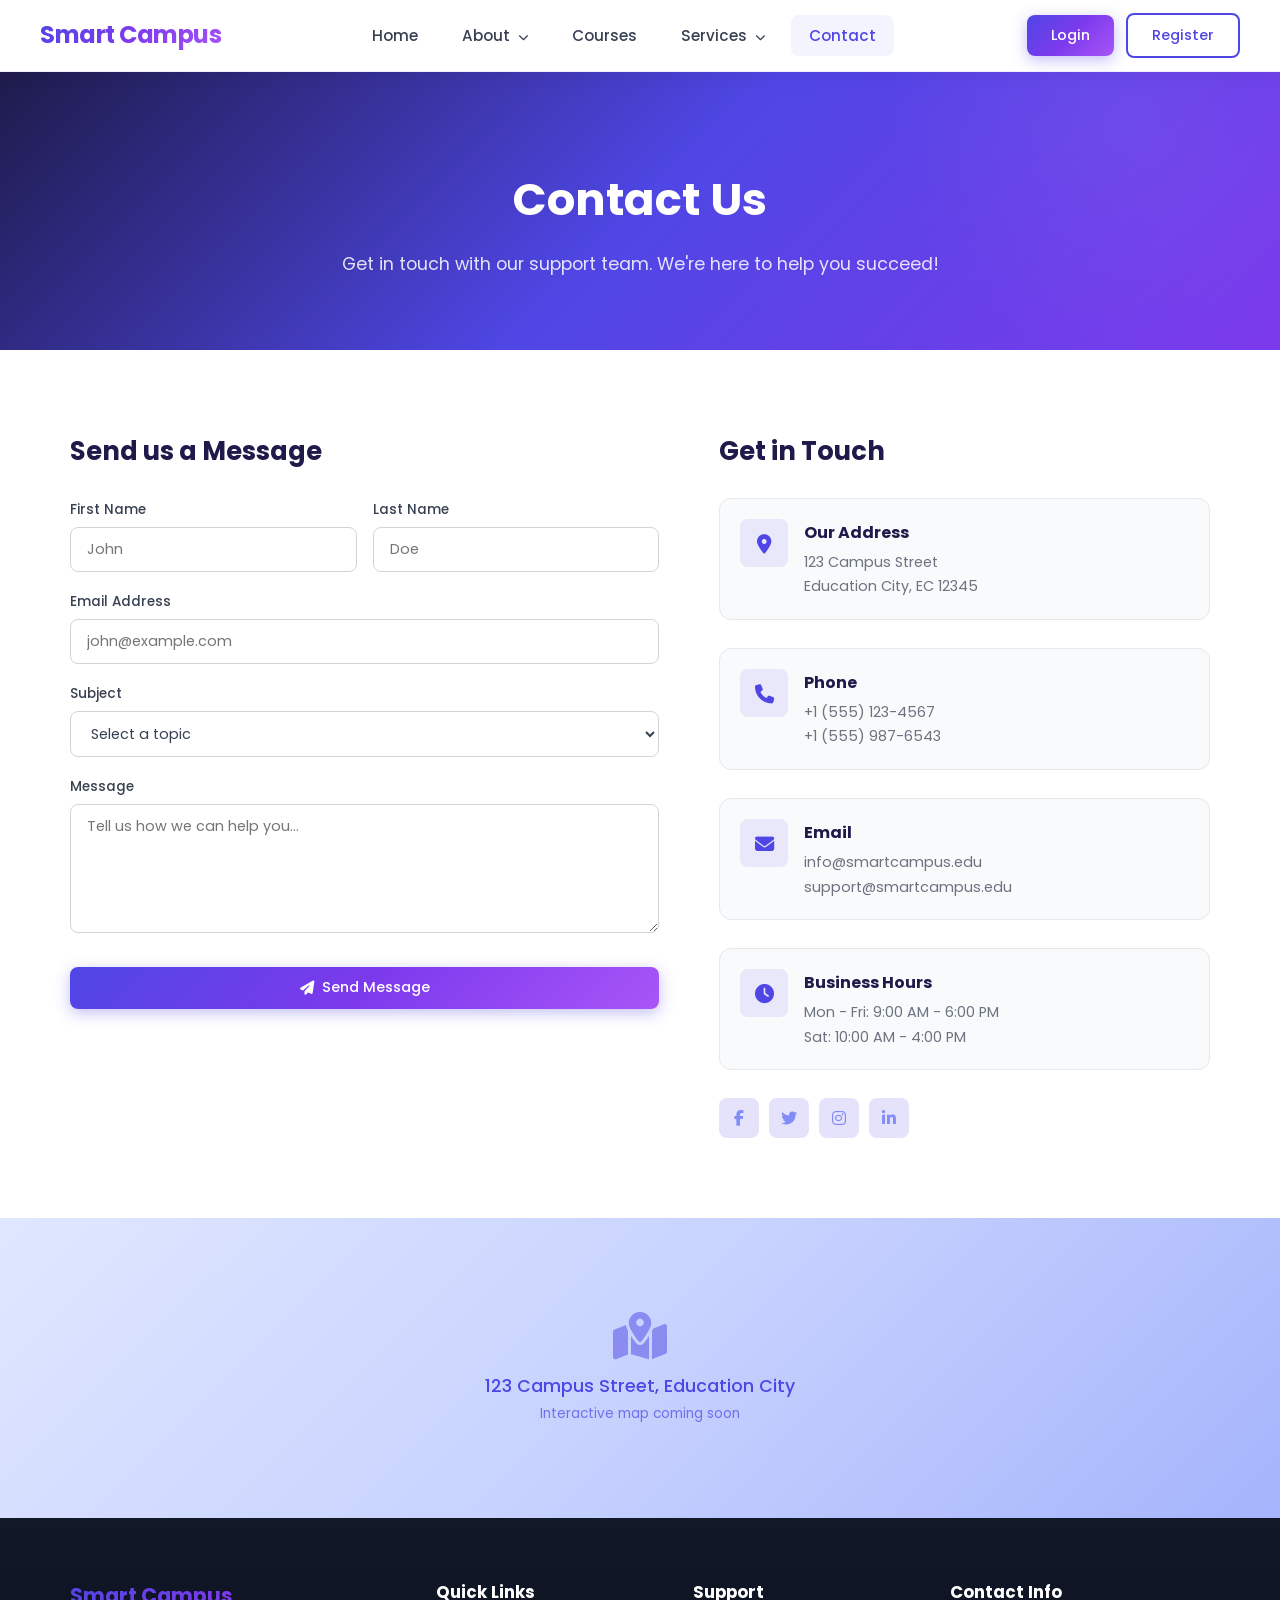
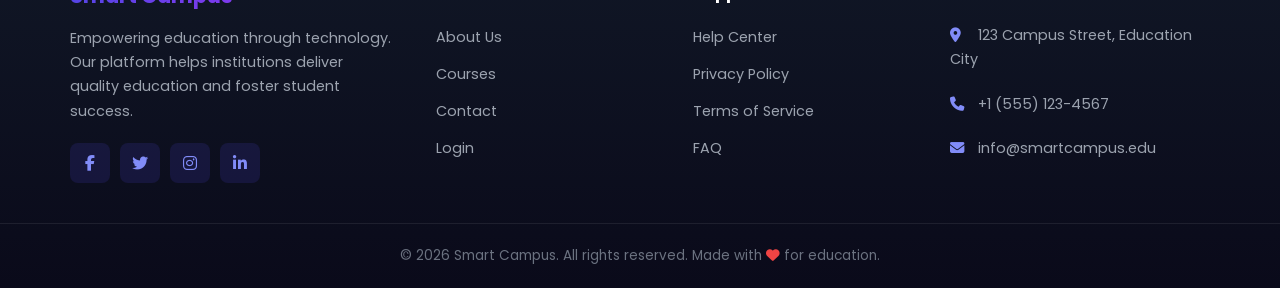
<file: pages/contact.html>
<!DOCTYPE html>
<html lang="en">

<head>
    <meta charset="UTF-8">
    <meta name="viewport" content="width=device-width, initial-scale=1.0">
    <meta name="description" content="Contact Smart Campus - Get in touch with our support team.">
    <title>Contact - Smart Campus</title>
    <link rel="stylesheet" href="../css/style.css">
    <link href="https://cdnjs.cloudflare.com/ajax/libs/font-awesome/6.5.1/css/all.min.css" rel="stylesheet">
    <link href="https://fonts.googleapis.com/css2?family=Poppins:wght@300;400;500;600;700&display=swap"
        rel="stylesheet">
</head>

<body>

    <!-- ============ NAVBAR ============ -->
    <header class="navbar">
        <div class="logo">Smart Campus</div>
        <nav class="nav-menu">
            <ul>
                <li><a href="../index.html">Home</a></li>
                <li class="dropdown">
                    <a href="#">About <i class="fas fa-chevron-down" style="font-size:0.65rem;margin-left:4px"></i></a>
                    <ul class="dropdown-menu">
                        <li><a href="about.html"><i class="fas fa-bullseye" style="margin-right:8px;width:16px"></i>Our
                                Mission</a></li>
                        <li><a href="about.html"><i class="fas fa-users"
                                    style="margin-right:8px;width:16px"></i>Team</a></li>
                        <li><a href="about.html"><i class="fas fa-clock"
                                    style="margin-right:8px;width:16px"></i>History</a></li>
                    </ul>
                </li>
                <li><a href="courses.html">Courses</a></li>
                <li class="dropdown">
                    <a href="#">Services <i class="fas fa-chevron-down"
                            style="font-size:0.65rem;margin-left:4px"></i></a>
                    <ul class="dropdown-menu">
                        <li><a href="dashboard.html"><i class="fas fa-th-large"
                                    style="margin-right:8px;width:16px"></i>Student Portal</a></li>
                        <li><a href="admin.html"><i class="fas fa-shield-alt"
                                    style="margin-right:8px;width:16px"></i>Admin Panel</a></li>
                        <li><a href="contact.html"><i class="fas fa-headset"
                                    style="margin-right:8px;width:16px"></i>Support</a></li>
                    </ul>
                </li>
                <li><a href="contact.html" class="active">Contact</a></li>
            </ul>
        </nav>
        <div class="nav-right">
            <a href="login.html" class="btn primary-btn">Login</a>
            <a href="register.html" class="btn outline-btn">Register</a>
        </div>
    </header>

    <!-- ============ HERO ============ -->
    <section class="contact-hero">
        <div class="container">
            <h1>Contact Us</h1>
            <p>Get in touch with our support team. We're here to help you succeed!</p>
        </div>
    </section>

    <!-- ============ CONTACT CONTENT ============ -->
    <section class="contact-content">
        <div class="container">
            <div class="contact-grid">
                <div class="contact-form">
                    <h2>Send us a Message</h2>
                    <form>
                        <div class="form-row">
                            <div class="form-group">
                                <label>First Name</label>
                                <input type="text" placeholder="John" required>
                            </div>
                            <div class="form-group">
                                <label>Last Name</label>
                                <input type="text" placeholder="Doe" required>
                            </div>
                        </div>
                        <div class="form-group">
                            <label>Email Address</label>
                            <input type="email" placeholder="john@example.com" required>
                        </div>
                        <div class="form-group">
                            <label>Subject</label>
                            <select>
                                <option>Select a topic</option>
                                <option>General Inquiry</option>
                                <option>Technical Support</option>
                                <option>Admission Query</option>
                                <option>Partnership</option>
                                <option>Feedback</option>
                            </select>
                        </div>
                        <div class="form-group">
                            <label>Message</label>
                            <textarea rows="5" placeholder="Tell us how we can help you..." required></textarea>
                        </div>
                        <button type="submit" class="btn primary-btn" style="width:100%">
                            <i class="fas fa-paper-plane"></i> Send Message
                        </button>
                    </form>
                </div>
                <div class="contact-info">
                    <h2>Get in Touch</h2>
                    <div class="info-item">
                        <div class="info-icon"><i class="fas fa-map-marker-alt"></i></div>
                        <div>
                            <h3>Our Address</h3>
                            <p>123 Campus Street<br>Education City, EC 12345</p>
                        </div>
                    </div>
                    <div class="info-item">
                        <div class="info-icon"><i class="fas fa-phone"></i></div>
                        <div>
                            <h3>Phone</h3>
                            <p>+1 (555) 123-4567<br>+1 (555) 987-6543</p>
                        </div>
                    </div>
                    <div class="info-item">
                        <div class="info-icon"><i class="fas fa-envelope"></i></div>
                        <div>
                            <h3>Email</h3>
                            <p>info@smartcampus.edu<br>support@smartcampus.edu</p>
                        </div>
                    </div>
                    <div class="info-item">
                        <div class="info-icon"><i class="fas fa-clock"></i></div>
                        <div>
                            <h3>Business Hours</h3>
                            <p>Mon - Fri: 9:00 AM - 6:00 PM<br>Sat: 10:00 AM - 4:00 PM</p>
                        </div>
                    </div>
                    <div class="social-links" style="margin-top:20px">
                        <a href="#" class="social-icon"><i class="fab fa-facebook-f"></i></a>
                        <a href="#" class="social-icon"><i class="fab fa-twitter"></i></a>
                        <a href="#" class="social-icon"><i class="fab fa-instagram"></i></a>
                        <a href="#" class="social-icon"><i class="fab fa-linkedin-in"></i></a>
                    </div>
                </div>
            </div>
        </div>
    </section>

    <!-- ============ MAP PLACEHOLDER ============ -->
    <section
        style="padding:0;height:300px;background:linear-gradient(135deg,#e0e7ff 0%,#c7d2fe 50%,#a5b4fc 100%);display:flex;align-items:center;justify-content:center;color:var(--primary)">
        <div style="text-align:center">
            <i class="fas fa-map-marked-alt" style="font-size:3rem;margin-bottom:12px;opacity:0.5"></i>
            <p style="font-size:1.1rem;font-weight:500">123 Campus Street, Education City</p>
            <p style="font-size:0.85rem;opacity:0.7">Interactive map coming soon</p>
        </div>
    </section>

    <!-- ============ FOOTER ============ -->
    <footer class="footer">
        <div class="footer-content">
            <div class="footer-section">
                <h3>Smart Campus</h3>
                <p>Empowering education through technology. Our platform helps institutions deliver quality education
                    and foster student success.</p>
                <div class="social-links">
                    <a href="#" class="social-icon"><i class="fab fa-facebook-f"></i></a>
                    <a href="#" class="social-icon"><i class="fab fa-twitter"></i></a>
                    <a href="#" class="social-icon"><i class="fab fa-instagram"></i></a>
                    <a href="#" class="social-icon"><i class="fab fa-linkedin-in"></i></a>
                </div>
            </div>
            <div class="footer-section">
                <h4>Quick Links</h4>
                <ul>
                    <li><a href="about.html">About Us</a></li>
                    <li><a href="courses.html">Courses</a></li>
                    <li><a href="contact.html">Contact</a></li>
                    <li><a href="login.html">Login</a></li>
                </ul>
            </div>
            <div class="footer-section">
                <h4>Support</h4>
                <ul>
                    <li><a href="#">Help Center</a></li>
                    <li><a href="#">Privacy Policy</a></li>
                    <li><a href="#">Terms of Service</a></li>
                    <li><a href="#">FAQ</a></li>
                </ul>
            </div>
            <div class="footer-section">
                <h4>Contact Info</h4>
                <p><i class="fas fa-map-marker-alt"></i> 123 Campus Street, Education City</p>
                <p><i class="fas fa-phone"></i> +1 (555) 123-4567</p>
                <p><i class="fas fa-envelope"></i> info@smartcampus.edu</p>
            </div>
        </div>
        <div class="footer-bottom">
            <p>&copy; 2026 Smart Campus. All rights reserved. Made with <i class="fas fa-heart"
                    style="color:#ef4444"></i> for education.</p>
        </div>
    </footer>

</body>

</html>
</file>
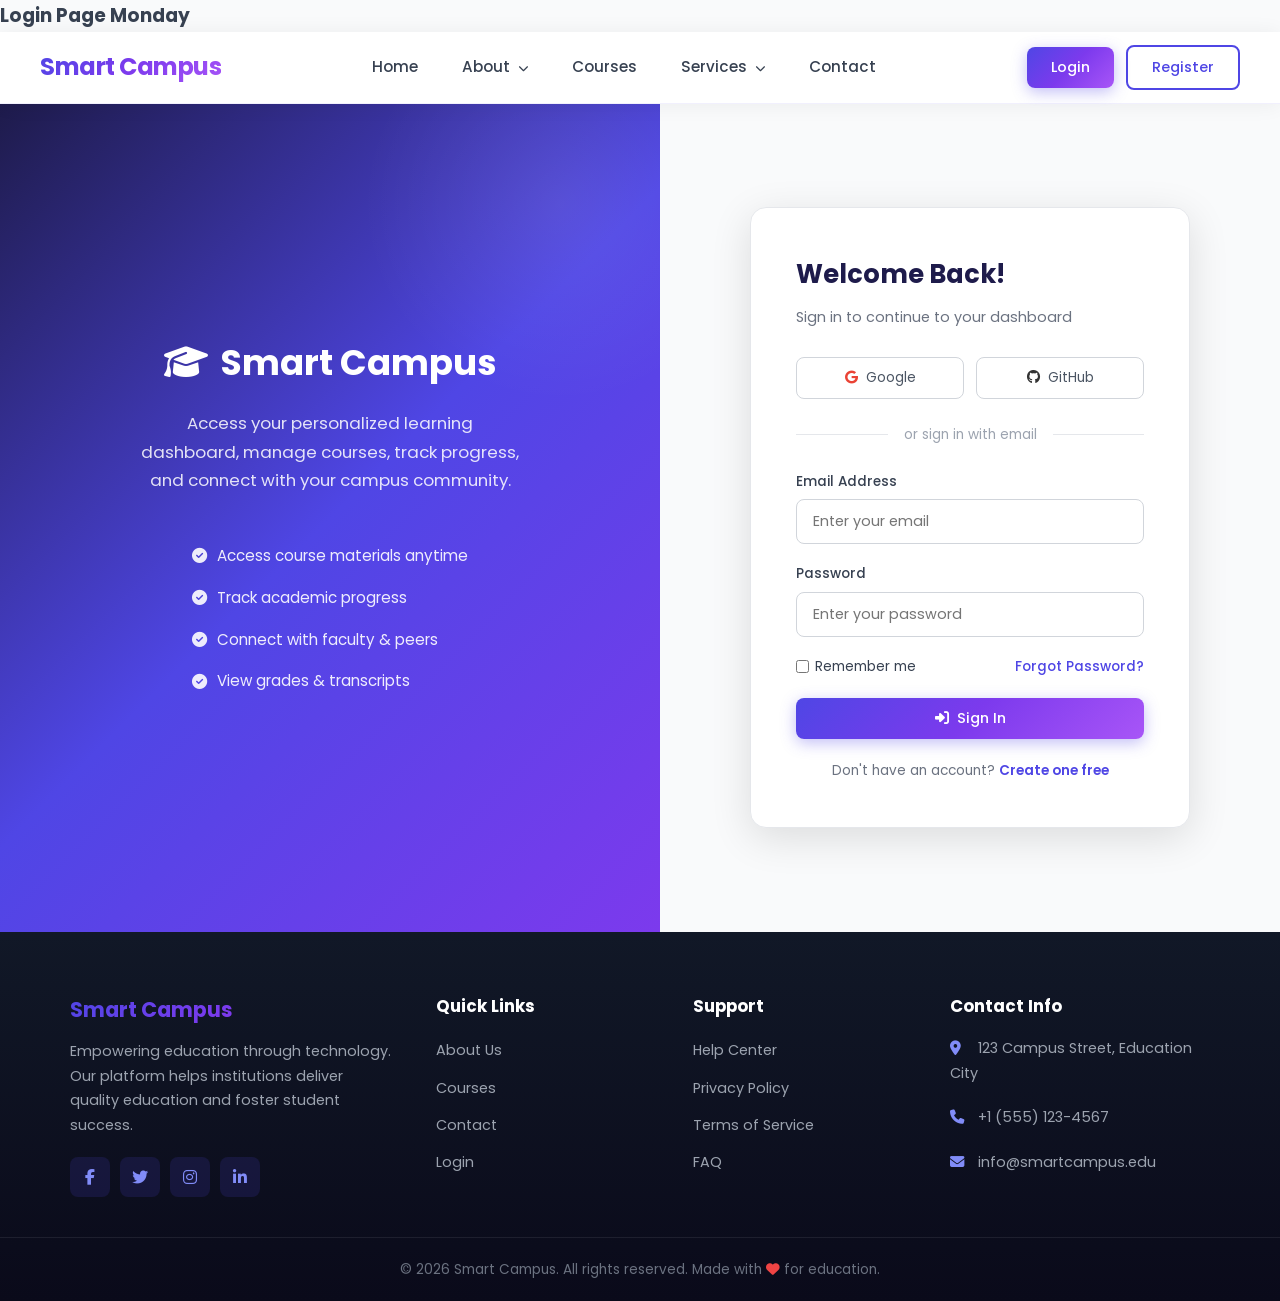
<file: pages/login.html>
<!DOCTYPE html>
<html lang="en">

<head>
    <meta charset="UTF-8">
    <meta name="viewport" content="width=device-width, initial-scale=1.0">
    <meta name="description" content="Login to Smart Campus Portal - Access your student dashboard.">
    <title>Login - Smart Campus</title>
    <link rel="stylesheet" href="../css/style.css">
    <link href="https://cdnjs.cloudflare.com/ajax/libs/font-awesome/6.5.1/css/all.min.css" rel="stylesheet">
    <link href="https://fonts.googleapis.com/css2?family=Poppins:wght@300;400;500;600;700&display=swap"
        rel="stylesheet">
</head>

<body class="auth-body">

    <h3>Login Page Monday</h3>
    <!-- ============ NAVBAR ============ -->
    <header class="navbar">
        <div class="logo">Smart Campus</div>
        <nav class="nav-menu">
            <ul>
                <li><a href="../index.html">Home</a></li>
                <li class="dropdown">
                    <a href="#">About <i class="fas fa-chevron-down" style="font-size:0.65rem;margin-left:4px"></i></a>
                    <ul class="dropdown-menu">
                        <li><a href="about.html"><i class="fas fa-bullseye" style="margin-right:8px;width:16px"></i>Our
                                Mission</a></li>
                        <li><a href="about.html"><i class="fas fa-users"
                                    style="margin-right:8px;width:16px"></i>Team</a></li>
                        <li><a href="about.html"><i class="fas fa-clock"
                                    style="margin-right:8px;width:16px"></i>History</a></li>
                    </ul>
                </li>
                <li><a href="courses.html">Courses</a></li>
                <li class="dropdown">
                    <a href="#">Services <i class="fas fa-chevron-down"
                            style="font-size:0.65rem;margin-left:4px"></i></a>
                    <ul class="dropdown-menu">
                        <li><a href="dashboard.html"><i class="fas fa-th-large"
                                    style="margin-right:8px;width:16px"></i>Student Portal</a></li>
                        <li><a href="admin.html"><i class="fas fa-shield-alt"
                                    style="margin-right:8px;width:16px"></i>Admin Panel</a></li>
                        <li><a href="contact.html"><i class="fas fa-headset"
                                    style="margin-right:8px;width:16px"></i>Support</a></li>
                    </ul>
                </li>
                <li><a href="contact.html">Contact</a></li>
            </ul>
        </nav>
        <div class="nav-right">
            <a href="login.html" class="btn primary-btn">Login</a>
            <a href="register.html" class="btn outline-btn">Register</a>
        </div>
    </header>

    <!-- ============ AUTH SPLIT LAYOUT ============ -->
    <div class="auth-page">
        <div class="auth-brand">
            <h2><i class="fas fa-graduation-cap" style="margin-right:12px"></i>Smart Campus</h2>
            <p>Access your personalized learning dashboard, manage courses, track progress, and connect with your campus
                community.</p>
            <ul class="brand-features">
                <li><i class="fas fa-check-circle"></i> Access course materials anytime</li>
                <li><i class="fas fa-check-circle"></i> Track academic progress</li>
                <li><i class="fas fa-check-circle"></i> Connect with faculty &amp; peers</li>
                <li><i class="fas fa-check-circle"></i> View grades &amp; transcripts</li>
            </ul>
        </div>
        <div class="auth-form-side">
            <div class="auth-container fade-in">
                <h2>Welcome Back!</h2>
                <p class="subtitle">Sign in to continue to your dashboard</p>

                <div class="social-login">
                    <button class="social-login-btn"><i class="fab fa-google" style="color:#ea4335"></i> Google</button>
                    <button class="social-login-btn"><i class="fab fa-github" style="color:#333"></i> GitHub</button>
                </div>

                <div class="divider">or sign in with email</div>

                <form action="dashboard.html">
                    <div class="form-group">
                        <label>Email Address</label>
                        <input type="email" placeholder="Enter your email" required>
                    </div>
                    <div class="form-group">
                        <label>Password</label>
                        <input type="password" placeholder="Enter your password" required>
                    </div>
                    <div class="form-options">
                        <label style="display:flex;align-items:center;gap:6px;cursor:pointer"><input type="checkbox">
                            Remember me</label>
                        <a href="#">Forgot Password?</a>
                    </div>
                    <button type="submit" class="btn primary-btn" style="width:100%">
                        <i class="fas fa-sign-in-alt"></i> Sign In
                    </button>
                    <p class="redirect-text">Don't have an account? <a href="register.html">Create one free</a></p>
                </form>
            </div>
        </div>
    </div>

    <!-- ============ FOOTER ============ -->
    <footer class="footer">
        <div class="footer-content">
            <div class="footer-section">
                <h3>Smart Campus</h3>
                <p>Empowering education through technology. Our platform helps institutions deliver quality education
                    and foster student success.</p>
                <div class="social-links">
                    <a href="#" class="social-icon"><i class="fab fa-facebook-f"></i></a>
                    <a href="#" class="social-icon"><i class="fab fa-twitter"></i></a>
                    <a href="#" class="social-icon"><i class="fab fa-instagram"></i></a>
                    <a href="#" class="social-icon"><i class="fab fa-linkedin-in"></i></a>
                </div>
            </div>
            <div class="footer-section">
                <h4>Quick Links</h4>
                <ul>
                    <li><a href="about.html">About Us</a></li>
                    <li><a href="courses.html">Courses</a></li>
                    <li><a href="contact.html">Contact</a></li>
                    <li><a href="login.html">Login</a></li>
                </ul>
            </div>
            <div class="footer-section">
                <h4>Support</h4>
                <ul>
                    <li><a href="#">Help Center</a></li>
                    <li><a href="#">Privacy Policy</a></li>
                    <li><a href="#">Terms of Service</a></li>
                    <li><a href="#">FAQ</a></li>
                </ul>
            </div>
            <div class="footer-section">
                <h4>Contact Info</h4>
                <p><i class="fas fa-map-marker-alt"></i> 123 Campus Street, Education City</p>
                <p><i class="fas fa-phone"></i> +1 (555) 123-4567</p>
                <p><i class="fas fa-envelope"></i> info@smartcampus.edu</p>
            </div>
        </div>
        <div class="footer-bottom">
            <p>&copy; 2026 Smart Campus. All rights reserved. Made with <i class="fas fa-heart"
                    style="color:#ef4444"></i> for education.</p>
        </div>
    </footer>

</body>

</html>
</file>
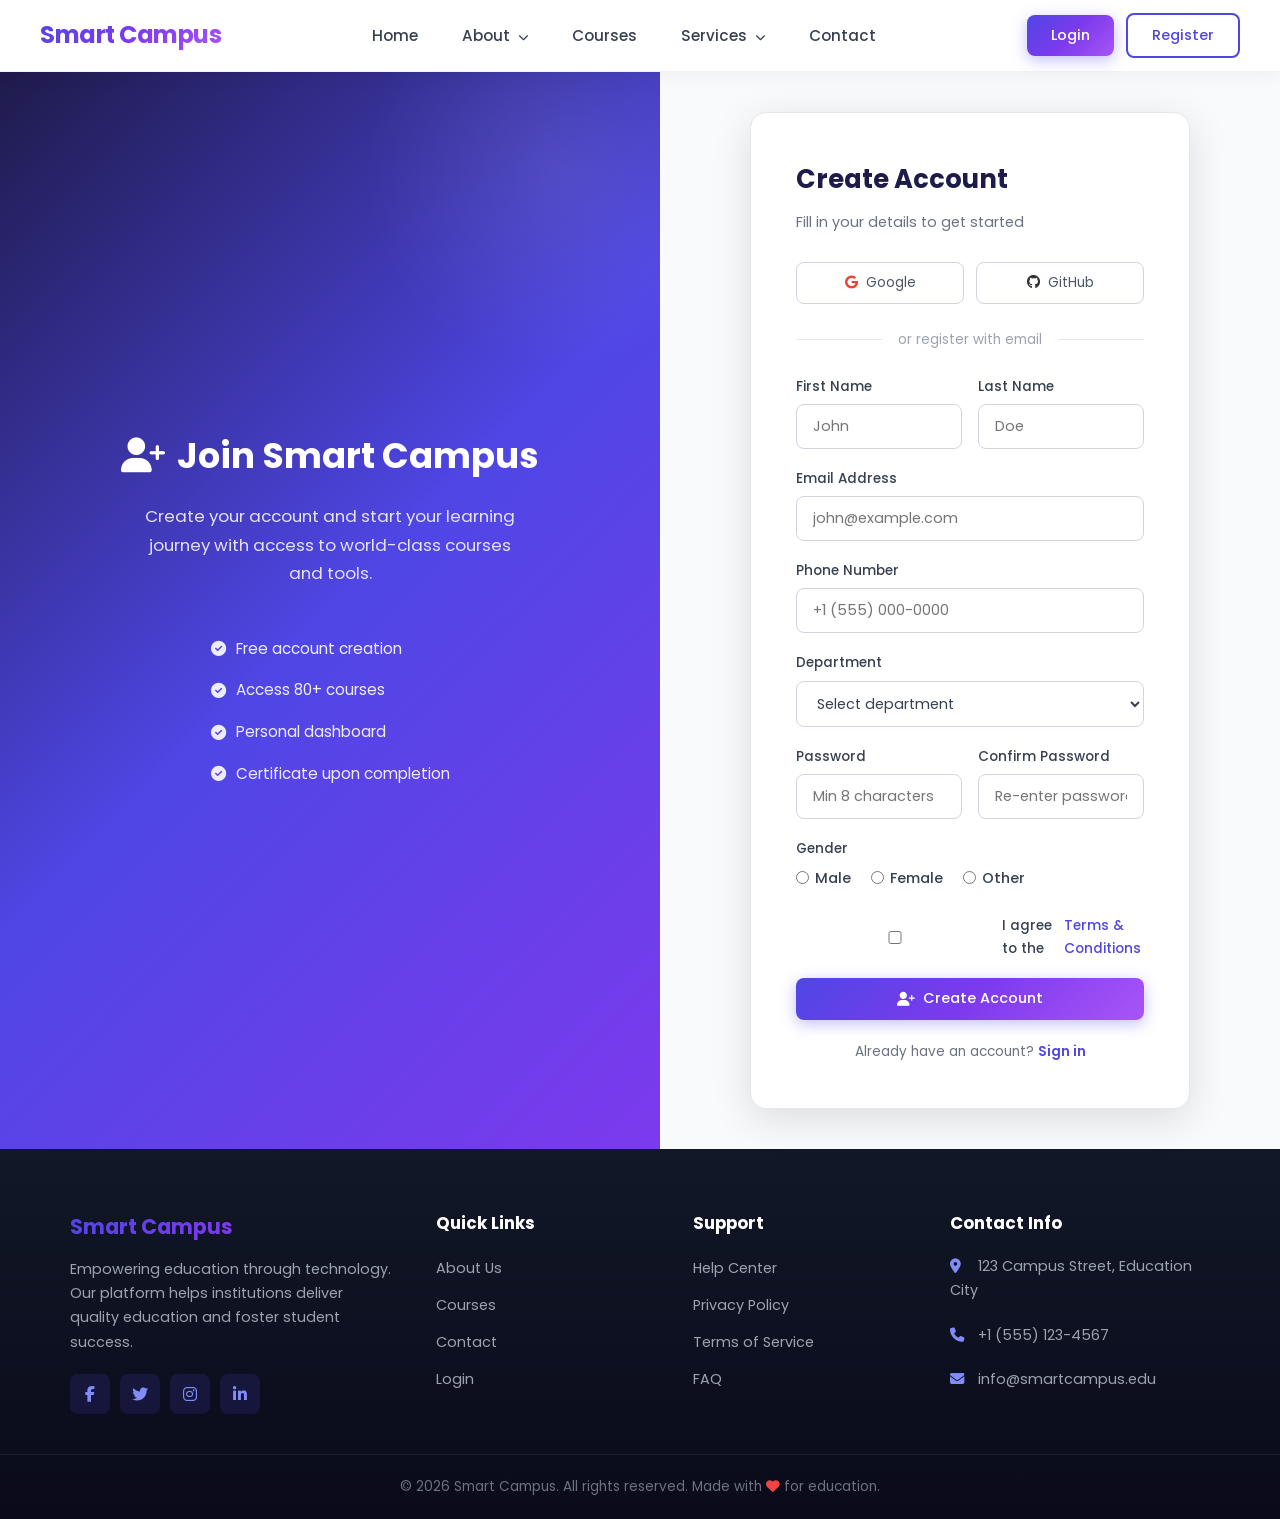
<file: pages/register.html>
<!DOCTYPE html>
<html lang="en">

<head>
    <meta charset="UTF-8">
    <meta name="viewport" content="width=device-width, initial-scale=1.0">
    <meta name="description" content="Register for Smart Campus Portal - Create your student account.">
    <title>Register - Smart Campus</title>
    <link rel="stylesheet" href="../css/style.css">
    <link href="https://cdnjs.cloudflare.com/ajax/libs/font-awesome/6.5.1/css/all.min.css" rel="stylesheet">
    <link href="https://fonts.googleapis.com/css2?family=Poppins:wght@300;400;500;600;700&display=swap"
        rel="stylesheet">
</head>

<body class="auth-body">

    <!-- ============ NAVBAR ============ -->
    <header class="navbar">
        <div class="logo">Smart Campus</div>
        <nav class="nav-menu">
            <ul>
                <li><a href="../index.html">Home</a></li>
                <li class="dropdown">
                    <a href="#">About <i class="fas fa-chevron-down" style="font-size:0.65rem;margin-left:4px"></i></a>
                    <ul class="dropdown-menu">
                        <li><a href="about.html"><i class="fas fa-bullseye" style="margin-right:8px;width:16px"></i>Our
                                Mission</a></li>
                        <li><a href="about.html"><i class="fas fa-users"
                                    style="margin-right:8px;width:16px"></i>Team</a></li>
                        <li><a href="about.html"><i class="fas fa-clock"
                                    style="margin-right:8px;width:16px"></i>History</a></li>
                    </ul>
                </li>
                <li><a href="courses.html">Courses</a></li>
                <li class="dropdown">
                    <a href="#">Services <i class="fas fa-chevron-down"
                            style="font-size:0.65rem;margin-left:4px"></i></a>
                    <ul class="dropdown-menu">
                        <li><a href="dashboard.html"><i class="fas fa-th-large"
                                    style="margin-right:8px;width:16px"></i>Student Portal</a></li>
                        <li><a href="admin.html"><i class="fas fa-shield-alt"
                                    style="margin-right:8px;width:16px"></i>Admin Panel</a></li>
                        <li><a href="contact.html"><i class="fas fa-headset"
                                    style="margin-right:8px;width:16px"></i>Support</a></li>
                    </ul>
                </li>
                <li><a href="contact.html">Contact</a></li>
            </ul>
        </nav>
        <div class="nav-right">
            <a href="login.html" class="btn primary-btn">Login</a>
            <a href="register.html" class="btn outline-btn">Register</a>
        </div>
    </header>

    <!-- ============ AUTH SPLIT LAYOUT ============ -->
    <div class="auth-page">
        <div class="auth-brand">
            <h2><i class="fas fa-user-plus" style="margin-right:12px"></i>Join Smart Campus</h2>
            <p>Create your account and start your learning journey with access to world-class courses and tools.</p>
            <ul class="brand-features">
                <li><i class="fas fa-check-circle"></i> Free account creation</li>
                <li><i class="fas fa-check-circle"></i> Access 80+ courses</li>
                <li><i class="fas fa-check-circle"></i> Personal dashboard</li>
                <li><i class="fas fa-check-circle"></i> Certificate upon completion</li>
            </ul>
        </div>
        <div class="auth-form-side">
            <div class="auth-container fade-in">
                <h2>Create Account</h2>
                <p class="subtitle">Fill in your details to get started</p>

                <div class="social-login">
                    <button class="social-login-btn"><i class="fab fa-google" style="color:#ea4335"></i> Google</button>
                    <button class="social-login-btn"><i class="fab fa-github" style="color:#333"></i> GitHub</button>
                </div>

                <div class="divider">or register with email</div>

                <form action="login.html">
                    <div class="form-row">
                        <div class="form-group">
                            <label>First Name</label>
                            <input type="text" placeholder="John" required>
                        </div>
                        <div class="form-group">
                            <label>Last Name</label>
                            <input type="text" placeholder="Doe" required>
                        </div>
                    </div>
                    <div class="form-group">
                        <label>Email Address</label>
                        <input type="email" placeholder="john@example.com" required>
                    </div>
                    <div class="form-group">
                        <label>Phone Number</label>
                        <input type="tel" placeholder="+1 (555) 000-0000">
                    </div>
                    <div class="form-group">
                        <label>Department</label>
                        <select>
                            <option>Select department</option>
                            <option>Computer Science</option>
                            <option>Business Administration</option>
                            <option>Engineering</option>
                            <option>Medicine</option>
                            <option>Fine Arts</option>
                            <option>Law</option>
                        </select>
                    </div>
                    <div class="form-row">
                        <div class="form-group">
                            <label>Password</label>
                            <input type="password" placeholder="Min 8 characters" required>
                        </div>
                        <div class="form-group">
                            <label>Confirm Password</label>
                            <input type="password" placeholder="Re-enter password" required>
                        </div>
                    </div>
                    <div class="form-group">
                        <label>Gender</label>
                        <div class="radio-group">
                            <label><input type="radio" name="gender" value="male"> Male</label>
                            <label><input type="radio" name="gender" value="female"> Female</label>
                            <label><input type="radio" name="gender" value="other"> Other</label>
                        </div>
                    </div>
                    <div class="form-group checkbox-group">
                        <label><input type="checkbox" required> I agree to the <a href="#"
                                style="color:var(--primary);font-weight:500">Terms &amp; Conditions</a></label>
                    </div>
                    <button type="submit" class="btn primary-btn" style="width:100%">
                        <i class="fas fa-user-plus"></i> Create Account
                    </button>
                    <p class="redirect-text">Already have an account? <a href="login.html">Sign in</a></p>
                </form>
            </div>
        </div>
    </div>

    <!-- ============ FOOTER ============ -->
    <footer class="footer">
        <div class="footer-content">
            <div class="footer-section">
                <h3>Smart Campus</h3>
                <p>Empowering education through technology. Our platform helps institutions deliver quality education
                    and foster student success.</p>
                <div class="social-links">
                    <a href="#" class="social-icon"><i class="fab fa-facebook-f"></i></a>
                    <a href="#" class="social-icon"><i class="fab fa-twitter"></i></a>
                    <a href="#" class="social-icon"><i class="fab fa-instagram"></i></a>
                    <a href="#" class="social-icon"><i class="fab fa-linkedin-in"></i></a>
                </div>
            </div>
            <div class="footer-section">
                <h4>Quick Links</h4>
                <ul>
                    <li><a href="about.html">About Us</a></li>
                    <li><a href="courses.html">Courses</a></li>
                    <li><a href="contact.html">Contact</a></li>
                    <li><a href="login.html">Login</a></li>
                </ul>
            </div>
            <div class="footer-section">
                <h4>Support</h4>
                <ul>
                    <li><a href="#">Help Center</a></li>
                    <li><a href="#">Privacy Policy</a></li>
                    <li><a href="#">Terms of Service</a></li>
                    <li><a href="#">FAQ</a></li>
                </ul>
            </div>
            <div class="footer-section">
                <h4>Contact Info</h4>
                <p><i class="fas fa-map-marker-alt"></i> 123 Campus Street, Education City</p>
                <p><i class="fas fa-phone"></i> +1 (555) 123-4567</p>
                <p><i class="fas fa-envelope"></i> info@smartcampus.edu</p>
            </div>
        </div>
        <div class="footer-bottom">
            <p>&copy; 2026 Smart Campus. All rights reserved. Made with <i class="fas fa-heart"
                    style="color:#ef4444"></i> for education.</p>
        </div>
    </footer>

</body>

</html>
</file>
<file: css/style.css>
/* ================= CSS VARIABLES & DESIGN TOKENS ================= */
:root {
    --primary: #4f46e5;
    --primary-dark: #4338ca;
    --primary-light: #818cf8;
    --secondary: #7c3aed;
    --accent: #10b981;
    --accent-light: #34d399;
    --warning: #f59e0b;
    --danger: #ef4444;
    --dark: #1e1b4b;
    --dark-2: #312e81;
    --gray-900: #111827;
    --gray-800: #1f2937;
    --gray-700: #374151;
    --gray-600: #4b5563;
    --gray-500: #6b7280;
    --gray-400: #9ca3af;
    --gray-300: #d1d5db;
    --gray-200: #e5e7eb;
    --gray-100: #f3f4f6;
    --gray-50: #f9fafb;
    --white: #ffffff;
    --gradient-primary: linear-gradient(135deg, #4f46e5 0%, #7c3aed 50%, #a855f7 100%);
    --gradient-hero: linear-gradient(135deg, #1e1b4b 0%, #4f46e5 50%, #7c3aed 100%);
    --gradient-card: linear-gradient(135deg, #667eea 0%, #764ba2 100%);
    --shadow-sm: 0 1px 3px rgba(0,0,0,0.08);
    --shadow-md: 0 4px 15px rgba(0,0,0,0.1);
    --shadow-lg: 0 10px 40px rgba(0,0,0,0.12);
    --shadow-xl: 0 20px 60px rgba(0,0,0,0.15);
    --shadow-glow: 0 0 30px rgba(79,70,229,0.3);
    --radius-sm: 8px;
    --radius-md: 12px;
    --radius-lg: 16px;
    --radius-xl: 24px;
    --radius-full: 50%;
    --transition: all 0.3s cubic-bezier(0.4, 0, 0.2, 1);
}

/* ================= RESET & BASE ================= */
*, *::before, *::after { margin: 0; padding: 0; box-sizing: border-box; }
html { scroll-behavior: smooth; }
body {
    font-family: 'Poppins', sans-serif;
    background: var(--gray-50);
    color: var(--gray-700);
    line-height: 1.7;
    overflow-x: hidden;
}
a { text-decoration: none; color: inherit; transition: var(--transition); }
ul { list-style: none; }
img { max-width: 100%; height: auto; display: block; }
.container { max-width: 1200px; margin: 0 auto; padding: 0 30px; }

/* ================= NAVBAR ================= */
.navbar {
    background: rgba(255,255,255,0.95);
    backdrop-filter: blur(20px);
    -webkit-backdrop-filter: blur(20px);
    padding: 0 40px;
    display: flex;
    justify-content: space-between;
    align-items: center;
    box-shadow: 0 1px 20px rgba(0,0,0,0.06);
    position: sticky;
    top: 0;
    z-index: 1000;
    height: 72px;
    border-bottom: 1px solid rgba(79,70,229,0.08);
}
.logo {
    font-size: 1.5rem;
    font-weight: 700;
    background: var(--gradient-primary);
    -webkit-background-clip: text;
    -webkit-text-fill-color: transparent;
    background-clip: text;
    letter-spacing: -0.5px;
}
.nav-menu ul { display: flex; gap: 8px; align-items: center; }
.nav-menu > ul > li > a {
    display: block;
    padding: 8px 18px;
    font-weight: 500;
    color: var(--gray-700);
    border-radius: var(--radius-sm);
    font-size: 0.95rem;
    position: relative;
}
.nav-menu > ul > li > a:hover,
.nav-menu > ul > li > a.active {
    color: var(--primary);
    background: rgba(79,70,229,0.06);
}
/* Dropdown */
.dropdown { position: relative; }
.dropdown-menu {
    position: absolute;
    top: calc(100% + 8px);
    left: 0;
    background: var(--white);
    min-width: 200px;
    box-shadow: var(--shadow-lg);
    border-radius: var(--radius-md);
    opacity: 0;
    visibility: hidden;
    transform: translateY(-8px);
    transition: var(--transition);
    z-index: 1001;
    padding: 8px 0;
    border: 1px solid var(--gray-200);
}
.dropdown:hover .dropdown-menu {
    opacity: 1; visibility: visible; transform: translateY(0);
}
.dropdown-menu li a {
    display: block;
    padding: 10px 20px;
    color: var(--gray-600);
    font-size: 0.9rem;
    font-weight: 400;
    border-left: 3px solid transparent;
    transition: var(--transition);
}
.dropdown-menu li a:hover {
    background: var(--gray-50);
    color: var(--primary);
    border-left-color: var(--primary);
}
.nav-right { display: flex; gap: 12px; align-items: center; }
.profile-img { width: 36px; height: 36px; border-radius: var(--radius-full); border: 2px solid var(--primary-light); }
.nav-right .fa-bell { font-size: 1.1rem; color: var(--gray-500); cursor: pointer; position: relative; }

/* ================= BUTTONS ================= */
.btn {
    display: inline-flex;
    align-items: center;
    justify-content: center;
    gap: 8px;
    padding: 10px 24px;
    border: 2px solid transparent;
    border-radius: var(--radius-sm);
    font-family: 'Poppins', sans-serif;
    font-weight: 500;
    font-size: 0.9rem;
    cursor: pointer;
    transition: var(--transition);
    text-decoration: none;
    line-height: 1.5;
    white-space: nowrap;
}
.btn:hover { transform: translateY(-2px); }
.primary-btn {
    background: var(--gradient-primary);
    color: var(--white);
    border: none;
    box-shadow: 0 4px 15px rgba(79,70,229,0.35);
}
.primary-btn:hover { box-shadow: 0 6px 25px rgba(79,70,229,0.5); }
.secondary-btn {
    background: transparent;
    border: 2px solid var(--white);
    color: var(--white);
}
.secondary-btn:hover { background: var(--white); color: var(--primary); }
.outline-btn {
    background: transparent;
    border: 2px solid var(--primary);
    color: var(--primary);
}
.outline-btn:hover { background: var(--primary); color: var(--white); }
.success-btn { background: var(--accent); color: var(--white); border: none; }
.success-btn:hover { background: #059669; }
.warning-btn { background: var(--warning); color: var(--white); border: none; }
.warning-btn:hover { background: #d97706; }
.danger-btn { background: var(--danger); color: var(--white); border: none; }
.danger-btn:hover { background: #dc2626; }
.small-btn { padding: 6px 14px; font-size: 0.8rem; border-radius: 6px; }
.ghost-btn { background: rgba(255,255,255,0.15); color: var(--white); border: 1px solid rgba(255,255,255,0.3); }
.ghost-btn:hover { background: rgba(255,255,255,0.25); }
.action-btn { width: 100%; padding: 12px 20px; }

/* ================= HERO ================= */
.hero {
    min-height: 88vh;
    display: flex;
    align-items: center;
    justify-content: space-between;
    padding: 60px 60px;
    background: var(--gradient-hero);
    color: var(--white);
    position: relative;
    overflow: hidden;
}
.hero::before {
    content: '';
    position: absolute;
    top: -50%;
    right: -20%;
    width: 700px;
    height: 700px;
    background: radial-gradient(circle, rgba(124,58,237,0.3) 0%, transparent 70%);
    border-radius: var(--radius-full);
    animation: float 8s ease-in-out infinite;
}
.hero::after {
    content: '';
    position: absolute;
    bottom: -30%;
    left: -10%;
    width: 500px;
    height: 500px;
    background: radial-gradient(circle, rgba(16,185,129,0.15) 0%, transparent 70%);
    border-radius: var(--radius-full);
    animation: float 10s ease-in-out infinite reverse;
}
.hero-content { flex: 1; max-width: 580px; position: relative; z-index: 2; animation: fadeInUp 1s ease; }
.hero-content h1 { font-size: 3.2rem; font-weight: 700; line-height: 1.2; margin-bottom: 20px; letter-spacing: -1px; }
.hero-content p { font-size: 1.15rem; opacity: 0.9; margin-bottom: 30px; font-weight: 300; line-height: 1.8; }
.hero-buttons { display: flex; gap: 16px; flex-wrap: wrap; }
.hero-image { flex: 1; text-align: center; position: relative; z-index: 2; animation: fadeInUp 1s ease 0.3s both; }
.hero-image img { max-width: 90%; border-radius: var(--radius-lg); box-shadow: var(--shadow-xl); }

/* ================= STATS BAR ================= */
.stats-bar { background: var(--white); padding: 50px 0; box-shadow: var(--shadow-sm); }
.stats-grid { display: grid; grid-template-columns: repeat(4, 1fr); gap: 30px; text-align: center; }
.stat-item h3 { font-size: 2.5rem; font-weight: 700; background: var(--gradient-primary); -webkit-background-clip: text; -webkit-text-fill-color: transparent; background-clip: text; }
.stat-item p { color: var(--gray-500); font-weight: 500; margin-top: 4px; }

/* ================= FEATURES ================= */
.features { padding: 80px 0; background: var(--gray-50); }
.section-header { text-align: center; margin-bottom: 50px; }
.section-header h2 { font-size: 2.2rem; font-weight: 700; color: var(--dark); margin-bottom: 12px; }
.section-header p { color: var(--gray-500); font-size: 1.05rem; max-width: 600px; margin: 0 auto; }
.features-grid { display: grid; grid-template-columns: repeat(auto-fit, minmax(300px, 1fr)); gap: 30px; }
.feature-card {
    background: var(--white);
    padding: 35px 30px;
    border-radius: var(--radius-lg);
    box-shadow: var(--shadow-sm);
    text-align: center;
    transition: var(--transition);
    border: 1px solid var(--gray-200);
    position: relative;
    overflow: hidden;
}
.feature-card::before {
    content: '';
    position: absolute;
    top: 0; left: 0; right: 0;
    height: 4px;
    background: var(--gradient-primary);
    transform: scaleX(0);
    transition: var(--transition);
}
.feature-card:hover::before { transform: scaleX(1); }
.feature-card:hover { transform: translateY(-8px); box-shadow: var(--shadow-lg); border-color: transparent; }
.feature-card .icon-wrap {
    width: 70px; height: 70px; border-radius: var(--radius-md);
    display: flex; align-items: center; justify-content: center;
    margin: 0 auto 20px; font-size: 1.6rem;
}
.icon-wrap.blue { background: rgba(79,70,229,0.1); color: var(--primary); }
.icon-wrap.green { background: rgba(16,185,129,0.1); color: var(--accent); }
.icon-wrap.purple { background: rgba(124,58,237,0.1); color: var(--secondary); }
.icon-wrap.orange { background: rgba(245,158,11,0.1); color: var(--warning); }
.feature-card h3 { font-size: 1.2rem; font-weight: 600; color: var(--dark); margin-bottom: 10px; }
.feature-card p { color: var(--gray-500); font-size: 0.95rem; line-height: 1.7; }

/* ================= TESTIMONIALS ================= */
.testimonials { padding: 80px 0; background: var(--white); }
.testimonials-grid { display: grid; grid-template-columns: repeat(auto-fit, minmax(320px, 1fr)); gap: 30px; }
.testimonial-card {
    background: var(--gray-50);
    padding: 30px;
    border-radius: var(--radius-lg);
    border: 1px solid var(--gray-200);
    transition: var(--transition);
    position: relative;
}
.testimonial-card:hover { box-shadow: var(--shadow-md); transform: translateY(-4px); }
.testimonial-card .quote-icon { font-size: 2rem; color: var(--primary-light); margin-bottom: 15px; opacity: 0.5; }
.testimonial-card p { color: var(--gray-600); font-style: italic; margin-bottom: 20px; line-height: 1.8; }
.testimonial-author { display: flex; align-items: center; gap: 12px; }
.testimonial-author img { width: 45px; height: 45px; border-radius: var(--radius-full); }
.testimonial-author h4 { font-size: 0.95rem; color: var(--dark); }
.testimonial-author span { font-size: 0.8rem; color: var(--gray-500); }

/* ================= CTA BANNER ================= */
.cta-banner {
    padding: 80px 0;
    background: var(--gradient-hero);
    color: var(--white);
    text-align: center;
}
.cta-banner h2 { font-size: 2.2rem; font-weight: 700; margin-bottom: 15px; }
.cta-banner p { font-size: 1.1rem; opacity: 0.9; margin-bottom: 30px; max-width: 600px; margin-left: auto; margin-right: auto; }
.cta-buttons { display: flex; gap: 16px; justify-content: center; flex-wrap: wrap; }

/* ================= FAQ / ACCORDION ================= */
.faq { padding: 80px 0; background: var(--gray-50); }
.accordion { max-width: 780px; margin: 0 auto; }
.accordion-item {
    margin-bottom: 12px;
    border: 1px solid var(--gray-200);
    border-radius: var(--radius-md);
    overflow: hidden;
    background: var(--white);
    transition: var(--transition);
}
.accordion-item:hover { border-color: var(--primary-light); }
.accordion-item input[type="checkbox"] { display: none; }
.accordion-header {
    display: flex;
    align-items: center;
    justify-content: space-between;
    width: 100%;
    padding: 18px 24px;
    background: var(--white);
    border: none;
    text-align: left;
    cursor: pointer;
    font-size: 1rem;
    font-weight: 500;
    color: var(--dark);
    transition: var(--transition);
}
.accordion-header:hover { background: var(--gray-50); }
.accordion-header::after {
    content: '+';
    font-size: 1.4rem;
    font-weight: 300;
    color: var(--primary);
    transition: var(--transition);
    flex-shrink: 0;
    margin-left: 16px;
}
.accordion-item input[type="checkbox"]:checked ~ .accordion-header::after {
    content: '−';
    transform: rotate(180deg);
}
.accordion-item input[type="checkbox"]:checked ~ .accordion-header {
    background: rgba(79,70,229,0.04);
    color: var(--primary);
}
.accordion-content {
    max-height: 0;
    overflow: hidden;
    transition: max-height 0.4s ease;
}
.accordion-item input[type="checkbox"]:checked ~ .accordion-content {
    max-height: 300px;
}
.accordion-content p { padding: 0 24px 20px; color: var(--gray-600); line-height: 1.8; }

/* ================= FOOTER ================= */
.footer {
    background: linear-gradient(180deg, var(--gray-900) 0%, #0a0a1a 100%);
    color: var(--gray-300);
    padding: 60px 0 0;
}
.footer-content {
    display: grid;
    grid-template-columns: 1.5fr 1fr 1fr 1.2fr;
    gap: 40px;
    max-width: 1200px;
    margin: 0 auto;
    padding: 0 30px 40px;
}
.footer-section h3 {
    font-size: 1.3rem;
    margin-bottom: 12px;
    background: var(--gradient-primary);
    -webkit-background-clip: text;
    -webkit-text-fill-color: transparent;
    background-clip: text;
}
.footer-section > p { font-size: 0.9rem; line-height: 1.7; margin-bottom: 20px; color: var(--gray-400); }
.footer-section h4 { color: var(--white); margin-bottom: 16px; font-size: 1.05rem; }
.footer-section ul li { margin-bottom: 10px; }
.footer-section ul li a { color: var(--gray-400); font-size: 0.9rem; transition: var(--transition); }
.footer-section ul li a:hover { color: var(--primary-light); padding-left: 6px; }
.footer-section p i { color: var(--primary-light); margin-right: 8px; width: 16px; }
.social-links { display: flex; gap: 10px; margin-top: 16px; }
.social-icon {
    width: 40px; height: 40px;
    background: rgba(79,70,229,0.15);
    color: var(--primary-light);
    display: flex; align-items: center; justify-content: center;
    border-radius: var(--radius-sm);
    font-size: 1rem;
    transition: var(--transition);
}
.social-icon:hover {
    background: var(--primary);
    color: var(--white);
    transform: translateY(-3px);
    box-shadow: 0 5px 15px rgba(79,70,229,0.4);
}
.footer-bottom {
    text-align: center;
    padding: 20px 30px;
    border-top: 1px solid rgba(255,255,255,0.08);
    font-size: 0.85rem;
    color: var(--gray-500);
}

/* ================= AUTH PAGES ================= */
.auth-body { background: var(--gray-50); }
.auth-page { min-height: calc(100vh - 72px); display: flex; }
.auth-brand {
    flex: 1;
    background: var(--gradient-hero);
    display: flex;
    flex-direction: column;
    align-items: center;
    justify-content: center;
    color: var(--white);
    padding: 60px;
    text-align: center;
    position: relative;
    overflow: hidden;
}
.auth-brand::before {
    content: '';
    position: absolute;
    width: 400px; height: 400px;
    background: radial-gradient(circle, rgba(255,255,255,0.08) 0%, transparent 70%);
    border-radius: var(--radius-full);
    top: -100px; right: -100px;
}
.auth-brand h2 { font-size: 2.2rem; margin-bottom: 16px; font-weight: 700; }
.auth-brand p { font-size: 1.05rem; opacity: 0.85; max-width: 380px; line-height: 1.7; }
.auth-brand .brand-features { margin-top: 40px; text-align: left; }
.auth-brand .brand-features li { padding: 8px 0; font-size: 0.95rem; opacity: 0.9; display: flex; align-items: center; gap: 10px; }
.auth-form-side {
    flex: 1;
    display: flex;
    align-items: center;
    justify-content: center;
    padding: 40px;
}
.auth-container {
    background: var(--white);
    padding: 45px;
    width: 100%;
    max-width: 440px;
    border-radius: var(--radius-lg);
    box-shadow: var(--shadow-lg);
    border: 1px solid var(--gray-200);
}
.auth-container h2 { font-size: 1.6rem; font-weight: 700; color: var(--dark); margin-bottom: 8px; }
.auth-container .subtitle { color: var(--gray-500); margin-bottom: 28px; font-size: 0.9rem; }
.social-login { display: flex; gap: 12px; margin-bottom: 24px; }
.social-login-btn {
    flex: 1; display: flex; align-items: center; justify-content: center; gap: 8px;
    padding: 10px; border: 1px solid var(--gray-300); border-radius: var(--radius-sm);
    background: var(--white); cursor: pointer; font-family: 'Poppins', sans-serif;
    font-size: 0.85rem; color: var(--gray-600); transition: var(--transition);
}
.social-login-btn:hover { background: var(--gray-50); border-color: var(--primary); }
.divider { display: flex; align-items: center; gap: 16px; margin-bottom: 24px; color: var(--gray-400); font-size: 0.85rem; }
.divider::before, .divider::after { content: ''; flex: 1; height: 1px; background: var(--gray-200); }

/* ================= FORMS ================= */
.form-group { margin-bottom: 18px; }
.form-group label { display: block; font-size: 0.85rem; font-weight: 500; color: var(--gray-700); margin-bottom: 6px; }
.form-group input,
.form-group select,
.form-group textarea {
    width: 100%;
    padding: 11px 16px;
    border: 1.5px solid var(--gray-300);
    border-radius: var(--radius-sm);
    font-family: 'Poppins', sans-serif;
    font-size: 0.9rem;
    color: var(--gray-700);
    background: var(--white);
    transition: var(--transition);
    outline: none;
}
.form-group input:focus,
.form-group select:focus,
.form-group textarea:focus {
    border-color: var(--primary);
    box-shadow: 0 0 0 3px rgba(79,70,229,0.1);
}
.form-group textarea { resize: vertical; min-height: 100px; }
.form-row { display: grid; grid-template-columns: 1fr 1fr; gap: 16px; }
.form-options { display: flex; justify-content: space-between; align-items: center; margin-bottom: 20px; font-size: 0.85rem; }
.form-options a { color: var(--primary); font-weight: 500; }
.form-options a:hover { text-decoration: underline; }
.redirect-text { text-align: center; margin-top: 20px; font-size: 0.85rem; color: var(--gray-500); }
.redirect-text a { color: var(--primary); font-weight: 600; }
.radio-group { display: flex; gap: 20px; margin-top: 6px; }
.radio-group label { display: flex; align-items: center; gap: 6px; font-size: 0.9rem; cursor: pointer; }
.checkbox-group label { display: flex; align-items: center; gap: 8px; font-size: 0.85rem; cursor: pointer; }

/* ================= PAGE HERO BANNERS ================= */
.about-hero, .contact-hero, .courses-hero {
    background: var(--gradient-hero);
    color: var(--white);
    padding: 90px 0 70px;
    text-align: center;
    position: relative;
    overflow: hidden;
}
.about-hero::before, .contact-hero::before, .courses-hero::before {
    content: '';
    position: absolute;
    width: 500px; height: 500px;
    background: radial-gradient(circle, rgba(255,255,255,0.05) 0%, transparent 70%);
    border-radius: var(--radius-full);
    top: -200px; right: -100px;
}
.about-hero h1, .contact-hero h1, .courses-hero h1 { font-size: 2.8rem; font-weight: 700; margin-bottom: 12px; }
.about-hero p, .contact-hero p, .courses-hero p { font-size: 1.1rem; opacity: 0.85; max-width: 600px; margin: 0 auto; }

/* ================= ABOUT PAGE ================= */
.mission { padding: 80px 0; background: var(--white); }
.mission-content { display: grid; grid-template-columns: 1fr 1fr; gap: 60px; align-items: center; }
.mission-text h2 { font-size: 2rem; color: var(--dark); margin-bottom: 16px; }
.mission-text > p { color: var(--gray-600); line-height: 1.8; margin-bottom: 20px; }
.mission-text ul { padding-left: 0; }
.mission-text li {
    padding: 8px 0;
    padding-left: 28px;
    position: relative;
    color: var(--gray-600);
}
.mission-text li::before {
    content: '✓';
    position: absolute;
    left: 0;
    color: var(--accent);
    font-weight: 700;
}
.mission-image img { width: 100%; border-radius: var(--radius-lg); box-shadow: var(--shadow-lg); }

/* Timeline */
.timeline-section { padding: 80px 0; background: var(--gray-50); }
.timeline { max-width: 700px; margin: 0 auto; position: relative; padding-left: 40px; }
.timeline::before {
    content: '';
    position: absolute;
    left: 15px; top: 0; bottom: 0;
    width: 3px;
    background: var(--gradient-primary);
    border-radius: 3px;
}
.timeline-item { position: relative; margin-bottom: 35px; }
.timeline-item::before {
    content: '';
    position: absolute;
    left: -33px; top: 6px;
    width: 14px; height: 14px;
    background: var(--primary);
    border-radius: var(--radius-full);
    border: 3px solid var(--white);
    box-shadow: var(--shadow-sm);
}
.timeline-item h3 { font-size: 1.1rem; color: var(--dark); margin-bottom: 4px; }
.timeline-item .year { font-size: 0.8rem; color: var(--primary); font-weight: 600; margin-bottom: 6px; display: inline-block; }
.timeline-item p { color: var(--gray-500); font-size: 0.9rem; }

/* Team */
.team { padding: 80px 0; background: var(--white); }
.team-grid { display: grid; grid-template-columns: repeat(auto-fit, minmax(260px, 1fr)); gap: 30px; }
.team-member {
    background: var(--white);
    padding: 35px 25px;
    border-radius: var(--radius-lg);
    box-shadow: var(--shadow-sm);
    text-align: center;
    transition: var(--transition);
    border: 1px solid var(--gray-200);
}
.team-member:hover { transform: translateY(-8px); box-shadow: var(--shadow-lg); border-color: transparent; }
.team-member img { width: 100px; height: 100px; border-radius: var(--radius-full); margin: 0 auto 16px; border: 4px solid var(--gray-100); }
.team-member h3 { font-size: 1.1rem; color: var(--dark); margin-bottom: 4px; }
.team-member .role { color: var(--primary); font-weight: 500; font-size: 0.9rem; margin-bottom: 10px; }
.team-member p:last-of-type { color: var(--gray-500); font-size: 0.85rem; line-height: 1.6; }
.team-social { display: flex; gap: 8px; justify-content: center; margin-top: 14px; }
.team-social a {
    width: 32px; height: 32px;
    display: flex; align-items: center; justify-content: center;
    border-radius: var(--radius-full);
    background: var(--gray-100);
    color: var(--gray-500);
    font-size: 0.8rem;
    transition: var(--transition);
}
.team-social a:hover { background: var(--primary); color: var(--white); }

/* ================= COURSES PAGE ================= */
.courses-content { padding: 80px 0; background: var(--gray-50); }
.course-filters { display: flex; gap: 10px; justify-content: center; margin-bottom: 40px; flex-wrap: wrap; }
.filter-tag {
    padding: 8px 22px;
    border-radius: 50px;
    border: 2px solid var(--gray-300);
    color: var(--gray-600);
    font-size: 0.85rem;
    font-weight: 500;
    cursor: pointer;
    transition: var(--transition);
    background: var(--white);
}
.filter-tag:hover, .filter-tag.active-tag {
    background: var(--primary);
    color: var(--white);
    border-color: var(--primary);
}
.courses-grid { display: grid; grid-template-columns: repeat(auto-fit, minmax(340px, 1fr)); gap: 30px; }
.course-card {
    background: var(--white);
    border-radius: var(--radius-lg);
    box-shadow: var(--shadow-sm);
    overflow: hidden;
    transition: var(--transition);
    border: 1px solid var(--gray-200);
}
.course-card:hover { transform: translateY(-6px); box-shadow: var(--shadow-lg); border-color: transparent; }
.course-image {
    position: relative;
    height: 200px;
    background: var(--gradient-card);
    display: flex;
    align-items: center;
    justify-content: center;
    overflow: hidden;
}
.course-image img { width: 100%; height: 100%; object-fit: cover; }
.course-image .course-icon { font-size: 3.5rem; color: rgba(255,255,255,0.3); }
.course-category {
    position: absolute;
    top: 14px; right: 14px;
    background: var(--white);
    color: var(--primary);
    padding: 4px 14px;
    border-radius: 50px;
    font-size: 0.75rem;
    font-weight: 600;
    box-shadow: var(--shadow-sm);
}
.course-content { padding: 24px; }
.course-content h3 { font-size: 1.15rem; color: var(--dark); margin-bottom: 8px; font-weight: 600; }
.course-content p { color: var(--gray-500); font-size: 0.9rem; margin-bottom: 16px; line-height: 1.6; }
.course-meta { display: flex; justify-content: space-between; margin-bottom: 18px; font-size: 0.8rem; color: var(--gray-400); }
.course-meta span { display: flex; align-items: center; gap: 5px; }
.course-rating { color: var(--warning); font-size: 0.8rem; margin-bottom: 16px; }
.course-rating .star { color: var(--warning); }
.course-rating .star.empty { color: var(--gray-300); }

/* ================= CONTACT PAGE ================= */
.contact-content { padding: 80px 0; background: var(--white); }
.contact-grid { display: grid; grid-template-columns: 1.2fr 1fr; gap: 60px; }
.contact-form h2, .contact-info h2 { font-size: 1.6rem; color: var(--dark); margin-bottom: 24px; }
.contact-form .btn { margin-top: 8px; }
.info-item {
    display: flex;
    align-items: flex-start;
    gap: 16px;
    margin-bottom: 28px;
    padding: 20px;
    background: var(--gray-50);
    border-radius: var(--radius-md);
    border: 1px solid var(--gray-200);
    transition: var(--transition);
}
.info-item:hover { border-color: var(--primary-light); box-shadow: var(--shadow-sm); }
.info-item .info-icon {
    width: 48px; height: 48px; min-width: 48px;
    background: rgba(79,70,229,0.1);
    color: var(--primary);
    display: flex; align-items: center; justify-content: center;
    border-radius: var(--radius-sm);
    font-size: 1.2rem;
}
.info-item i { font-size: 1.2rem; color: var(--primary); margin-top: 4px; }
.info-item h3 { font-size: 1rem; color: var(--dark); margin-bottom: 4px; }
.info-item p { color: var(--gray-500); font-size: 0.9rem; margin: 0; }

/* ================= DASHBOARD ================= */
.dashboard { display: grid; grid-template-columns: 260px 1fr; min-height: calc(100vh - 72px); }
.sidebar {
    background: linear-gradient(180deg, var(--dark) 0%, #0f0a2e 100%);
    color: var(--gray-300);
    padding: 30px 0;
    overflow-y: auto;
}
.sidebar ul { padding: 0 16px; }
.sidebar li {
    padding: 12px 20px;
    cursor: pointer;
    border-radius: var(--radius-sm);
    transition: var(--transition);
    display: flex;
    align-items: center;
    gap: 12px;
    font-size: 0.9rem;
    margin-bottom: 4px;
}
.sidebar li:hover { background: rgba(79,70,229,0.15); color: var(--white); }
.sidebar li.active, .admin-dashboard .sidebar li.active {
    background: var(--primary);
    color: var(--white);
    box-shadow: 0 4px 12px rgba(79,70,229,0.4);
}
.sidebar li i { width: 20px; text-align: center; font-size: 1rem; }
.main-content { padding: 30px 35px; overflow-y: auto; background: var(--gray-50); }

/* Dashboard Cards */
.cards { display: grid; grid-template-columns: repeat(auto-fit, minmax(220px, 1fr)); gap: 20px; margin-bottom: 30px; }
.card {
    background: var(--white);
    padding: 24px;
    border-radius: var(--radius-md);
    box-shadow: var(--shadow-sm);
    text-align: center;
    transition: var(--transition);
    border: 1px solid var(--gray-200);
    position: relative;
    overflow: hidden;
}
.card::before {
    content: '';
    position: absolute;
    top: 0; left: 0; right: 0;
    height: 4px;
}
.card:nth-child(1)::before { background: var(--primary); }
.card:nth-child(2)::before { background: var(--accent); }
.card:nth-child(3)::before { background: var(--secondary); }
.card:nth-child(4)::before { background: var(--warning); }
.card:hover { transform: translateY(-4px); box-shadow: var(--shadow-md); }
.card .icon { font-size: 1.8rem; margin-bottom: 12px; }
.card .icon.blue { color: var(--primary); }
.card .icon.green { color: var(--accent); }
.card .icon.purple { color: var(--secondary); }
.card .icon.orange { color: var(--warning); }
.card h3 { font-size: 1.8rem; font-weight: 700; color: var(--dark); }
.card > p { color: var(--gray-500); font-size: 0.85rem; margin-top: 4px; }
.trend { font-size: 0.75rem; margin-top: 8px; display: inline-block; padding: 2px 10px; border-radius: 50px; }
.trend.positive { background: rgba(16,185,129,0.1); color: var(--accent); }
.trend.neutral { background: rgba(245,158,11,0.1); color: var(--warning); }
.trend.negative { background: rgba(239,68,68,0.1); color: var(--danger); }

/* ================= TABLES ================= */
.table-section { margin-top: 20px; }
.table-section h2 { font-size: 1.3rem; color: var(--dark); margin-bottom: 16px; }
table { width: 100%; border-collapse: collapse; background: var(--white); border-radius: var(--radius-md); overflow: hidden; box-shadow: var(--shadow-sm); }
thead { background: var(--gradient-primary); color: var(--white); }
th { padding: 14px 18px; text-align: left; font-weight: 500; font-size: 0.85rem; letter-spacing: 0.5px; text-transform: uppercase; }
td { padding: 14px 18px; border-bottom: 1px solid var(--gray-100); color: var(--gray-600); font-size: 0.9rem; }
tbody tr { transition: var(--transition); }
tbody tr:hover { background: rgba(79,70,229,0.02); }
tbody tr:last-child td { border-bottom: none; }
.badge { padding: 4px 12px; border-radius: 50px; font-size: 0.75rem; font-weight: 500; }
.badge.active { background: rgba(16,185,129,0.12); color: #059669; }
.badge.inactive { background: rgba(107,114,128,0.12); color: var(--gray-600); }
.table-controls { display: flex; gap: 12px; margin-bottom: 20px; flex-wrap: wrap; }
.search-input, .filter-select {
    padding: 10px 16px;
    border: 1.5px solid var(--gray-300);
    border-radius: var(--radius-sm);
    font-family: 'Poppins', sans-serif;
    font-size: 0.9rem;
    transition: var(--transition);
    outline: none;
}
.search-input:focus, .filter-select:focus { border-color: var(--primary); box-shadow: 0 0 0 3px rgba(79,70,229,0.1); }
.search-input { flex: 1; min-width: 200px; }

/* ================= ADMIN ================= */
.admin-header { margin-bottom: 24px; }
.admin-header h1 { font-size: 1.8rem; color: var(--dark); margin-bottom: 4px; }
.admin-header p { color: var(--gray-500); }
.admin-grid { display: grid; grid-template-columns: 1.8fr 1fr; gap: 24px; margin-bottom: 30px; }
.recent-activity, .quick-actions {
    background: var(--white);
    padding: 24px;
    border-radius: var(--radius-md);
    box-shadow: var(--shadow-sm);
    border: 1px solid var(--gray-200);
}
.recent-activity h2, .quick-actions h2 { font-size: 1.15rem; color: var(--dark); margin-bottom: 20px; }
.activity-list { display: flex; flex-direction: column; gap: 16px; }
.activity-item { display: flex; align-items: center; gap: 14px; padding: 10px; border-radius: var(--radius-sm); transition: var(--transition); }
.activity-item:hover { background: var(--gray-50); }
.activity-icon {
    width: 42px; height: 42px; min-width: 42px;
    background: rgba(79,70,229,0.08);
    border-radius: var(--radius-sm);
    display: flex; align-items: center; justify-content: center;
    color: var(--primary);
    font-size: 0.9rem;
}
.activity-content p { margin: 0; font-weight: 500; color: var(--dark); font-size: 0.9rem; }
.activity-content span { font-size: 0.75rem; color: var(--gray-400); }
.action-buttons { display: grid; gap: 10px; }

/* ================= CSS-ONLY MODAL ================= */
.modal-overlay {
    position: fixed;
    top: 0; left: 0; right: 0; bottom: 0;
    background: rgba(0,0,0,0.5);
    backdrop-filter: blur(4px);
    display: flex;
    align-items: center;
    justify-content: center;
    z-index: 2000;
    opacity: 0;
    visibility: hidden;
    transition: var(--transition);
}
.modal-overlay:target { opacity: 1; visibility: visible; }
.modal {
    background: var(--white);
    border-radius: var(--radius-lg);
    padding: 36px;
    width: 90%;
    max-width: 500px;
    box-shadow: var(--shadow-xl);
    transform: translateY(20px) scale(0.95);
    transition: var(--transition);
    position: relative;
}
.modal-overlay:target .modal { transform: translateY(0) scale(1); }
.modal h2 { font-size: 1.4rem; color: var(--dark); margin-bottom: 20px; }
.modal-close {
    position: absolute;
    top: 16px; right: 20px;
    font-size: 1.5rem;
    color: var(--gray-400);
    text-decoration: none;
    line-height: 1;
    transition: var(--transition);
}
.modal-close:hover { color: var(--danger); }

/* ================= ANIMATIONS ================= */
@keyframes fadeInUp { from { opacity: 0; transform: translateY(30px); } to { opacity: 1; transform: translateY(0); } }
@keyframes fadeIn { from { opacity: 0; } to { opacity: 1; } }
@keyframes slideInLeft { from { opacity: 0; transform: translateX(-40px); } to { opacity: 1; transform: translateX(0); } }
@keyframes float { 0%, 100% { transform: translateY(0); } 50% { transform: translateY(-20px); } }
@keyframes bounceIn { 0% { opacity: 0; transform: scale(0.3); } 50% { transform: scale(1.05); } 70% { transform: scale(0.9); } 100% { opacity: 1; transform: scale(1); } }
@keyframes pulse { 0%, 100% { transform: scale(1); } 50% { transform: scale(1.05); } }
.fade-in { animation: fadeInUp 0.7s ease both; }
.fade-in-delay { animation: fadeInUp 0.7s ease 0.2s both; }
.slide-in-left { animation: slideInLeft 0.8s ease both; }
.bounce-in { animation: bounceIn 1s ease both; }

/* ================= NOTIFICATION BADGE ================= */
.notification-badge {
    position: relative;
}
.notification-badge::after {
    content: '3';
    position: absolute;
    top: -8px; right: -8px;
    width: 18px; height: 18px;
    background: var(--danger);
    color: var(--white);
    font-size: 0.65rem;
    font-weight: 600;
    border-radius: var(--radius-full);
    display: flex; align-items: center; justify-content: center;
}

/* ================= RESPONSIVE ================= */
@media (max-width: 1024px) {
    .hero { padding: 40px 30px; }
    .hero-content h1 { font-size: 2.4rem; }
    .stats-grid { grid-template-columns: repeat(2, 1fr); }
    .footer-content { grid-template-columns: repeat(2, 1fr); }
    .admin-grid { grid-template-columns: 1fr; }
    .contact-grid { grid-template-columns: 1fr; }
    .mission-content { grid-template-columns: 1fr; }
    .auth-brand { display: none; }
}
@media (max-width: 768px) {
    .navbar { padding: 0 20px; flex-wrap: wrap; height: auto; padding: 12px 20px; gap: 10px; }
    .nav-menu ul { flex-wrap: wrap; justify-content: center; gap: 4px; }
    .nav-menu > ul > li > a { padding: 6px 12px; font-size: 0.85rem; }
    .hero { flex-direction: column; text-align: center; min-height: auto; padding: 50px 20px; }
    .hero-content { max-width: 100%; }
    .hero-content h1 { font-size: 2rem; }
    .hero-buttons { justify-content: center; }
    .hero-image { margin-top: 30px; }
    .stats-grid { grid-template-columns: repeat(2, 1fr); gap: 20px; }
    .features-grid, .testimonials-grid, .courses-grid, .team-grid { grid-template-columns: 1fr; }
    .footer-content { grid-template-columns: 1fr; }
    .dashboard { grid-template-columns: 1fr; }
    .sidebar { display: none; }
    .cards { grid-template-columns: 1fr 1fr; }
    .form-row { grid-template-columns: 1fr; }
    .course-filters { gap: 6px; }
    .filter-tag { padding: 6px 16px; font-size: 0.8rem; }
}
@media (max-width: 480px) {
    .stats-grid { grid-template-columns: 1fr 1fr; }
    .cards { grid-template-columns: 1fr; }
    .hero-content h1 { font-size: 1.7rem; }
    .section-header h2 { font-size: 1.6rem; }
    .nav-right { gap: 8px; }
    .btn { padding: 8px 18px; font-size: 0.85rem; }
}
</file>
